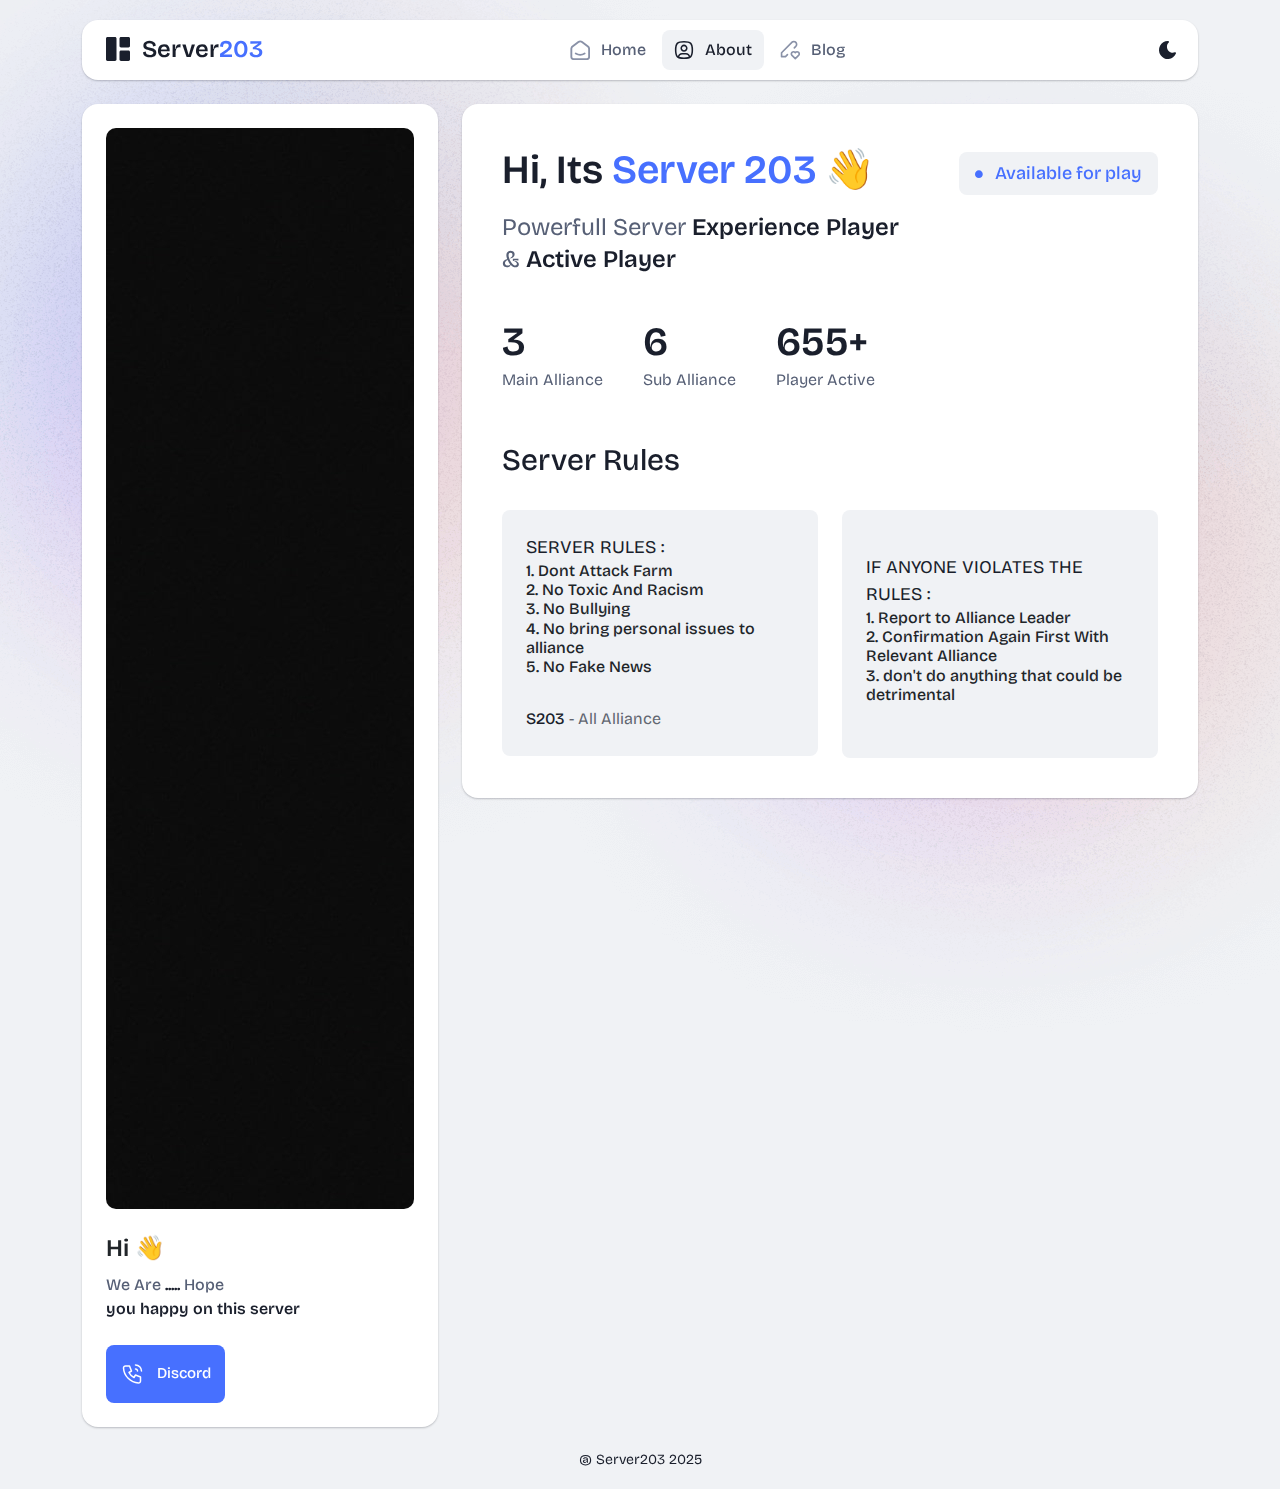
<file: about.html>
<!DOCTYPE html>
<html lang="en">

<head>
  <meta charset="UTF-8">
  <meta http-equiv="X-UA-Compatible" content="IE=edge">
  <title>Server 203 Project</title>
  <meta name="description" content="Server - 203">
  <meta name="viewport" content="width=device-width, initial-scale=1">

  <link rel="shortcut icon" type="image/x-icon" href="assets/img/favicon.svg">

  <link rel="stylesheet" href="assets/css/bootstrap.min.css">
  <link rel="stylesheet" href="assets/fontawsome/css/all.min.css">
  <link rel="stylesheet" href="assets/fontawsome/css/fontawesome.min.css">
  <link rel="stylesheet" href="assets/css/slick.css">
  <link rel="stylesheet" href="assets/css/magnific-popup.css">
  <link rel="stylesheet" href="assets/css/style.css">
  <link rel="stylesheet" href="assets/css/responsive.css">
</head>

<body>
  <div id="page-content">
 
    <header class="header-area">
      <nav class="navbar">
        <div class="container">
          <div class="menu-container">
            <div class="logo">
              <a class="navbar-brand me-0" href="index.html">
                <svg width="24" height="24" viewBox="0 0 24 24" fill="none" xmlns="http://www.w3.org/2000/svg">
                  <path
                    d="M0 1.5C0 1.10218 0.158035 0.720644 0.43934 0.43934C0.720644 0.158035 1.10218 0 1.5 0L9 0C9.39782 0 9.77936 0.158035 10.0607 0.43934C10.342 0.720644 10.5 1.10218 10.5 1.5V22.5C10.5 22.8978 10.342 23.2794 10.0607 23.5607C9.77936 23.842 9.39782 24 9 24H1.5C1.10218 24 0.720644 23.842 0.43934 23.5607C0.158035 23.2794 0 22.8978 0 22.5V1.5ZM13.5 1.5C13.5 1.10218 13.658 0.720644 13.9393 0.43934C14.2206 0.158035 14.6022 0 15 0L22.5 0C22.8978 0 23.2794 0.158035 23.5607 0.43934C23.842 0.720644 24 1.10218 24 1.5V9C24 9.39782 23.842 9.77936 23.5607 10.0607C23.2794 10.342 22.8978 10.5 22.5 10.5H15C14.6022 10.5 14.2206 10.342 13.9393 10.0607C13.658 9.77936 13.5 9.39782 13.5 9V1.5ZM13.5 15C13.5 14.6022 13.658 14.2206 13.9393 13.9393C14.2206 13.658 14.6022 13.5 15 13.5H22.5C22.8978 13.5 23.2794 13.658 23.5607 13.9393C23.842 14.2206 24 14.6022 24 15V22.5C24 22.8978 23.842 23.2794 23.5607 23.5607C23.2794 23.842 22.8978 24 22.5 24H15C14.6022 24 14.2206 23.842 13.9393 23.5607C13.658 23.2794 13.5 22.8978 13.5 22.5V15Z"
                    class="logo-icon" />
                </svg>
                <span>Server<span class="primary">203</span></span>
              </a>
            </div>
            <div class="navbar-main d-flex flex-grow-1">
              <div class="logo inner-logo d-block d-xl-none">
                <a class="navbar-brand me-0" href="index.html">
                  <svg width="24" height="24" viewBox="0 0 24 24" fill="none" xmlns="http://www.w3.org/2000/svg">
                    <path
                      d="M0 1.5C0 1.10218 0.158035 0.720644 0.43934 0.43934C0.720644 0.158035 1.10218 0 1.5 0L9 0C9.39782 0 9.77936 0.158035 10.0607 0.43934C10.342 0.720644 10.5 1.10218 10.5 1.5V22.5C10.5 22.8978 10.342 23.2794 10.0607 23.5607C9.77936 23.842 9.39782 24 9 24H1.5C1.10218 24 0.720644 23.842 0.43934 23.5607C0.158035 23.2794 0 22.8978 0 22.5V1.5ZM13.5 1.5C13.5 1.10218 13.658 0.720644 13.9393 0.43934C14.2206 0.158035 14.6022 0 15 0L22.5 0C22.8978 0 23.2794 0.158035 23.5607 0.43934C23.842 0.720644 24 1.10218 24 1.5V9C24 9.39782 23.842 9.77936 23.5607 10.0607C23.2794 10.342 22.8978 10.5 22.5 10.5H15C14.6022 10.5 14.2206 10.342 13.9393 10.0607C13.658 9.77936 13.5 9.39782 13.5 9V1.5ZM13.5 15C13.5 14.6022 13.658 14.2206 13.9393 13.9393C14.2206 13.658 14.6022 13.5 15 13.5H22.5C22.8978 13.5 23.2794 13.658 23.5607 13.9393C23.842 14.2206 24 14.6022 24 15V22.5C24 22.8978 23.842 23.2794 23.5607 23.5607C23.2794 23.842 22.8978 24 22.5 24H15C14.6022 24 14.2206 23.842 13.9393 23.5607C13.658 23.2794 13.5 22.8978 13.5 22.5V15Z"
                      class="logo-icon" />
                  </svg>
                  <span>Server<span class="primary">203</span></span>
                </a>
              </div>
              <ul class="navbar-info mx-auto">
                <li class="nav-item">
                  <a class="nav-link" aria-current="page" href="index.html">
                    <svg class="nav-icon" viewBox="0 0 15 15" fill="none" xmlns="http://www.w3.org/2000/svg">
                      <path
                        d="M13.475 4.92481L9.03083 1.46814C8.64082 1.16473 8.1608 1 7.66667 1C7.17254 1 6.69251 1.16473 6.3025 1.46814L1.8575 4.92481C1.59037 5.13254 1.37424 5.39858 1.22563 5.7026C1.07701 6.00662 0.99984 6.34058 1 6.67897V12.679C1 13.121 1.17559 13.5449 1.48816 13.8575C1.80072 14.17 2.22464 14.3456 2.66667 14.3456H12.6667C13.1087 14.3456 13.5326 14.17 13.8452 13.8575C14.1577 13.5449 14.3333 13.121 14.3333 12.679V6.67897C14.3333 5.99314 14.0167 5.34564 13.475 4.92481Z"
                        stroke-width="1.4" stroke-linecap="round" stroke-linejoin="round" />
                      <path d="M10.9753 10.1665C9.13359 11.2773 6.14859 11.2773 4.30859 10.1665" stroke-width="1.4"
                        stroke-linecap="round" stroke-linejoin="round" />
                    </svg>

                    <span>Home</span>
                  </a>
                </li>
                <li class="nav-item">
                  <a class="nav-link active" href="about.html">
                    <svg class="nav-icon" viewBox="0 0 18 18" fill="none" xmlns="http://www.w3.org/2000/svg">
                      <path
                        d="M9 9.8335C9.66304 9.8335 10.2989 9.5701 10.7678 9.10126C11.2366 8.63242 11.5 7.99654 11.5 7.3335C11.5 6.67045 11.2366 6.03457 10.7678 5.56573C10.2989 5.09689 9.66304 4.8335 9 4.8335C8.33696 4.8335 7.70107 5.09689 7.23223 5.56573C6.76339 6.03457 6.5 6.67045 6.5 7.3335C6.5 7.99654 6.76339 8.63242 7.23223 9.10126C7.70107 9.5701 8.33696 9.8335 9 9.8335Z"
                        stroke-width="1.4" stroke-linecap="round" stroke-linejoin="round" />
                      <path
                        d="M9 1.5C15 1.5 16.5 3 16.5 9C16.5 15 15 16.5 9 16.5C3 16.5 1.5 15 1.5 9C1.5 3 3 1.5 9 1.5Z"
                        stroke-width="1.4" stroke-linecap="round" stroke-linejoin="round" />
                      <path
                        d="M4 15.7085V15.6668C4 14.7828 4.35119 13.9349 4.97631 13.3098C5.60143 12.6847 6.44928 12.3335 7.33333 12.3335H10.6667C11.5507 12.3335 12.3986 12.6847 13.0237 13.3098C13.6488 13.9349 14 14.7828 14 15.6668V15.7085"
                        stroke-width="1.4" stroke-linecap="round" stroke-linejoin="round" />
                    </svg>
                    About
                  </a>
                </li>
                <li class="nav-item">
                  <a class="nav-link" href="blog.html">
                    <svg class="nav-icon" viewBox="0 0 17 16" fill="none" xmlns="http://www.w3.org/2000/svg">
                      <path
                        d="M12.1663 6.16676L13.4163 4.91676C13.6352 4.69789 13.8088 4.43805 13.9273 4.15208C14.0457 3.86612 14.1067 3.55962 14.1067 3.25009C14.1067 2.94056 14.0457 2.63406 13.9273 2.3481C13.8088 2.06213 13.6352 1.80229 13.4163 1.58342C13.1975 1.36455 12.9376 1.19094 12.6517 1.07248C12.3657 0.954033 12.0592 0.893066 11.7497 0.893066C11.4401 0.893066 11.1336 0.954033 10.8477 1.07248C10.5617 1.19094 10.3019 1.36455 10.083 1.58342L1.33301 10.3334V13.6668H4.66634L6.33301 12.0001"
                        stroke-width="1.4" stroke-linecap="round" stroke-linejoin="round" />
                      <path
                        d="M13.0004 15.3335L15.7921 12.5968C15.9633 12.4307 16.0995 12.232 16.1926 12.0124C16.2857 11.7927 16.3339 11.5567 16.3343 11.3181C16.3347 11.0796 16.2873 10.8434 16.1948 10.6235C16.1024 10.4035 15.9669 10.2044 15.7963 10.0377C15.448 9.69712 14.9806 9.50602 14.4935 9.50509C14.0065 9.50415 13.5383 9.69346 13.1888 10.0327L13.0021 10.216L12.8163 10.0327C12.4681 9.69237 12.0008 9.50143 11.5139 9.50049C11.0271 9.49956 10.5591 9.68871 10.2096 10.0277C10.0383 10.1937 9.9021 10.3924 9.80891 10.612C9.71572 10.8316 9.66746 11.0677 9.667 11.3062C9.66653 11.5447 9.71386 11.781 9.80619 12.0009C9.89853 12.2209 10.034 12.4201 10.2046 12.5868L13.0004 15.3335Z"
                        stroke-width="1.4" stroke-linecap="round" stroke-linejoin="round" />
                    </svg>
                    Blog
                  </a>
                </li>
              </ul>
              <div class="header-right-info d-flex align-items-center">
                <button class="theme-control-btn">
                  <span class="dark">
                    <svg width="24" height="24" viewBox="0 0 24 24" fill="none" xmlns="http://www.w3.org/2000/svg">
                      <path
                        d="M11.8005 3C10.207 3.0003 8.64356 3.44286 7.27683 4.28049C5.91011 5.11811 4.79139 6.31937 4.04002 7.75612C3.28865 9.19288 2.93281 10.8112 3.01046 12.4386C3.08811 14.0659 3.59633 15.6411 4.48091 16.9963C5.3655 18.3514 6.59326 19.4356 8.03324 20.1333C9.47322 20.8309 11.0714 21.1157 12.6573 20.9574C14.2432 20.7991 15.7573 20.2036 17.0381 19.2344C18.319 18.2652 19.3185 16.9587 19.9301 15.4542C20.2302 14.7162 19.5111 13.9746 18.7875 14.2752C17.5475 14.7888 16.1706 14.8418 14.8963 14.425C13.622 14.0082 12.5308 13.1479 11.8126 11.9937C11.0943 10.8396 10.7943 9.4645 10.9648 8.10764C11.1353 6.75077 11.7655 5.49792 12.7458 4.5669L12.8136 4.4949C13.2986 3.9279 12.913 3.0072 12.1464 3.0072H11.9122L11.8524 3.0018L11.7996 3H11.8005Z"
                        fill="#1A1F2C" />
                    </svg>
                    <small class="theme-text d-block d-xl-none">Change appearance</small>
                  </span>
                  <span class="light">
                    <svg width="24" height="24" viewBox="0 0 24 24" fill="none" xmlns="http://www.w3.org/2000/svg">
                      <path
                        d="M12 19C12.2449 19 12.4813 19.09 12.6644 19.2527C12.8474 19.4155 12.9643 19.6397 12.993 19.883L13 20V21C12.9997 21.2549 12.9021 21.5 12.7272 21.6854C12.5522 21.8707 12.313 21.9822 12.0586 21.9972C11.8042 22.0121 11.5536 21.9293 11.3582 21.7657C11.1627 21.6021 11.0371 21.3701 11.007 21.117L11 21V20C11 19.7348 11.1054 19.4804 11.2929 19.2929C11.4804 19.1054 11.7348 19 12 19Z"
                        fill="#FD7E41" />
                      <path
                        d="M18.3127 16.9099L18.4067 16.9929L19.1067 17.6929C19.2861 17.8729 19.3902 18.1144 19.398 18.3683C19.4057 18.6223 19.3165 18.8697 19.1485 19.0602C18.9804 19.2508 18.7462 19.3702 18.4933 19.3943C18.2403 19.4184 17.9877 19.3454 17.7867 19.1899L17.6927 19.1069L16.9927 18.4069C16.8202 18.2347 16.7165 18.0053 16.7012 17.7619C16.6859 17.5186 16.76 17.278 16.9097 17.0855C17.0593 16.893 17.2741 16.7618 17.5137 16.7166C17.7533 16.6713 18.0012 16.7152 18.2107 16.8399L18.3127 16.9099Z"
                        fill="#FD7E41" />
                      <path
                        d="M7.00747 16.993C7.17965 17.1652 7.28308 17.3943 7.29836 17.6373C7.31364 17.8803 7.23972 18.1206 7.09047 18.313L7.00747 18.407L6.30747 19.107C6.12751 19.2863 5.88604 19.3905 5.63209 19.3982C5.37814 19.406 5.13076 19.3168 4.94019 19.1487C4.74963 18.9807 4.63017 18.7464 4.60607 18.4935C4.58198 18.2406 4.65506 17.988 4.81047 17.787L4.89347 17.693L5.59347 16.993C5.781 16.8055 6.03531 16.7002 6.30047 16.7002C6.56563 16.7002 6.81994 16.8055 7.00747 16.993Z"
                        fill="#FD7E41" />
                      <path
                        d="M3.99987 11C4.25475 11.0003 4.4999 11.0979 4.68524 11.2728C4.87057 11.4478 4.9821 11.687 4.99704 11.9414C5.01198 12.1958 4.92919 12.4464 4.7656 12.6418C4.60201 12.8373 4.36996 12.9629 4.11687 12.993L3.99987 13H2.99987C2.74499 12.9997 2.49984 12.9021 2.3145 12.7272C2.12916 12.5522 2.01763 12.313 2.0027 12.0586C1.98776 11.8042 2.07054 11.5536 2.23413 11.3582C2.39772 11.1627 2.62977 11.0371 2.88287 11.007L2.99987 11H3.99987Z"
                        fill="#FD7E41" />
                      <path
                        d="M20.9999 11C21.2547 11.0003 21.4999 11.0979 21.6852 11.2728C21.8706 11.4478 21.9821 11.687 21.997 11.9414C22.012 12.1958 21.9292 12.4464 21.7656 12.6418C21.602 12.8373 21.37 12.9629 21.1169 12.993L20.9999 13H19.9999C19.745 12.9997 19.4998 12.9021 19.3145 12.7272C19.1292 12.5522 19.0176 12.313 19.0027 12.0586C18.9878 11.8042 19.0705 11.5536 19.2341 11.3582C19.3977 11.1627 19.6298 11.0371 19.8829 11.007L19.9999 11H20.9999Z"
                        fill="#FD7E41" />
                      <path
                        d="M6.21264 4.80985L6.30664 4.89285L7.00664 5.59285C7.18599 5.77281 7.29011 6.01429 7.29787 6.26824C7.30562 6.52219 7.21642 6.76957 7.04839 6.96013C6.88036 7.1507 6.64609 7.27016 6.39316 7.29425C6.14024 7.31834 5.88763 7.24526 5.68664 7.08985L5.59264 7.00685L4.89264 6.30685C4.72073 6.13453 4.61757 5.90543 4.6025 5.66248C4.58744 5.41954 4.6615 5.17945 4.8108 4.98721C4.9601 4.79497 5.1744 4.66378 5.41351 4.61824C5.65262 4.57271 5.90013 4.61594 6.10964 4.73985L6.21264 4.80985Z"
                        fill="#FD7E41" />
                      <path
                        d="M19.1071 4.89288C19.2793 5.06508 19.3827 5.29418 19.398 5.5372C19.4132 5.78023 19.3393 6.02048 19.1901 6.21288L19.1071 6.30688L18.4071 7.00688C18.2271 7.18623 17.9856 7.29036 17.7317 7.29811C17.4777 7.30587 17.2304 7.21667 17.0398 7.04864C16.8492 6.8806 16.7298 6.64633 16.7057 6.39341C16.6816 6.14049 16.7547 5.88788 16.9101 5.68688L16.9931 5.59288L17.6931 4.89288C17.8806 4.70541 18.1349 4.6001 18.4001 4.6001C18.6652 4.6001 18.9196 4.70541 19.1071 4.89288Z"
                        fill="#FD7E41" />
                      <path
                        d="M12 2C12.2449 2.00003 12.4813 2.08996 12.6644 2.25272C12.8474 2.41547 12.9643 2.63975 12.993 2.883L13 3V4C12.9997 4.25488 12.9021 4.50003 12.7272 4.68537C12.5522 4.8707 12.313 4.98223 12.0586 4.99717C11.8042 5.01211 11.5536 4.92933 11.3582 4.76573C11.1627 4.60214 11.0371 4.3701 11.007 4.117L11 4V3C11 2.73478 11.1054 2.48043 11.2929 2.29289C11.4804 2.10536 11.7348 2 12 2Z"
                        fill="#FD7E41" />
                      <path
                        d="M12 7C12.9797 6.99994 13.9378 7.28769 14.7553 7.8275C15.5729 8.36731 16.2138 9.1354 16.5986 10.0364C16.9833 10.9373 17.0949 11.9315 16.9195 12.8953C16.7441 13.8592 16.2893 14.7502 15.6118 15.4579C14.9343 16.1655 14.0638 16.6585 13.1085 16.8756C12.1532 17.0928 11.1552 17.0245 10.2383 16.6793C9.3215 16.334 8.52629 15.7271 7.95146 14.9338C7.37663 14.1405 7.04752 13.1958 7.005 12.217L7 12L7.005 11.783C7.06092 10.4958 7.61161 9.27978 8.54222 8.38866C9.47284 7.49754 10.7115 7.00007 12 7Z"
                        fill="#FD7E41" />

                    </svg>
                    <small class="theme-text d-block d-xl-none">Change appearance</small>
                  </span>
                </button>
              </div>
            </div>
            <div class="mobile-menu-overlay d-block d-lg-none"></div>
            <div class="mobile-menu-control-bar d-block d-xl-none">
              <button class="mobile-menu-control-bar">
                <i class="fas fa-bars"></i>
              </button>
            </div>
          </div>
        </div>
      </nav>
    </header>
    <!-- header part end -->

    <!-- main area part start -->
    <main>

      <section class="content-box-area mt-4">
        <div class="container">
          <div class="row g-4">
            <div class="col-xl-4">
              <div class="card profile-card">
                <div class="card-body">
                  <div class="image text-center">
                    <img src="assets/img/images/profile.jpg" alt="profile">
                  </div>
                  <div class="text">
                    <h3 class="card-title">Hi 👋</h3>
                    <p>We Are <span>.....</span> Hope <span> you happy on this server</span>
                    <div class="common-button-groups">
                      <a class="btn btn-call" href="https://discord.gg/bWKedfSE5D">
                        <svg class="icon" width="25" height="24" viewBox="0 0 25 24" fill="none"
                          xmlns="http://www.w3.org/2000/svg">
                          <path
                            d="M5.5 4H9.5L11.5 9L9 10.5C10.071 12.6715 11.8285 14.429 14 15.5L15.5 13L20.5 15V19C20.5 19.5304 20.2893 20.0391 19.9142 20.4142C19.5391 20.7893 19.0304 21 18.5 21C14.5993 20.763 10.9202 19.1065 8.15683 16.3432C5.3935 13.5798 3.73705 9.90074 3.5 6C3.5 5.46957 3.71071 4.96086 4.08579 4.58579C4.46086 4.21071 4.96957 4 5.5 4Z"
                            stroke="white" stroke-width="1.5" stroke-linecap="round" stroke-linejoin="round" />
                          <path d="M15.5 7C16.0304 7 16.5391 7.21071 16.9142 7.58579C17.2893 7.96086 17.5 8.46957 17.5 9"
                            stroke="white" stroke-width="1.5" stroke-linecap="round" stroke-linejoin="round" />
                          <path d="M15.5 3C17.0913 3 18.6174 3.63214 19.7426 4.75736C20.8679 5.88258 21.5 7.4087 21.5 9"
                            stroke="white" stroke-width="1.5" stroke-linecap="round" stroke-linejoin="round" />
                        </svg>
                        Discord
                      </a>
                    </div>
                  </div>
                </div>
              </div>
            </div>
            <div class="col-xl-8">
              <div class="card content-box-card">
                <div class="card-body">
                  <div class="top-info">
                    <div class="text">
                      <h1 class="main-title">Hi, Its <span>Server 203</span> 👋</h1>
                      <p>Powerfull Server <b>Experience Player</b> & <b>Active Player</b></p>
                    </div>
                    <div class="available-btn">
                      <span><i class="fas fa-circle"></i> Available for play</span>
                    </div>
                  </div>
                  <div class="counter-area">
                    <div class="counter">
                      <div class="counter-item">
                        <h3 class="number">3</h3>
                        <p class="subtitle">Main Alliance</p>
                      </div>
                      <div class="counter-item">
                        <h3 class="number">6</h3>
                        <p class="subtitle">Sub Alliance
                        </p>
                      </div>
                      <div class="counter-item">
                        <h3 class="number">655+</h3>
                        <p class="subtitle">Player Active
                        </p>
                      </div>
                    </div>
                   </div>
                  <div class="client-feedback">
                    <h2 class="main-common-title">Server Rules
                    </h2>
                    <div class="row client-feedback-slider">
                      <div class="col-lg-6">
                        <div class="feedback-item">
                          <div class="details">
                            <p>
                              SERVER RULES :
                              <h6> 1. Dont Attack Farm
                                <br> 2. No Toxic And Racism
                                <br> 3. No Bullying
                                <br> 4. No bring personal issues to alliance
                                <br> 5. No Fake News
                            </p>
                          </div>
                          <div class="designation">
                            <p><span>S203</span> - All Alliance</p>
                          </div>
                        </div>
                      </div>
                      <div class="col-lg-6">
                        <div class="feedback-item">
                          <div class="feedback-top-info">
                          </div>
                          <div class="details">
                            <p>
                              IF ANYONE VIOLATES THE RULES :
                              <h6> 1. Report to Alliance Leader 
                                <br> 2. Confirmation Again First With Relevant Alliance
                                <br> 3. don't do anything that could be detrimental
                            </p>
                          </div>
                        </div>
                      </div>
                    </div>
                  </div>
                  

      <!-- background shape area start -->
      <div class="background-shapes">
        <div class="shape-1 common-shape">
          <img src="assets/img/bg/banner-shape-1.png" alt="banner-shape-1">
        </div>
        <div class="shape-2 common-shape">
          <img src="assets/img/bg/banner-shape-1.png" alt="banner-shape-1">
        </div>
        <div class="threed-shape-1 move-with-cursor" data-value="1">
          <img src="assets/img/bg/object-3d-1.png" alt="object-3d-1">
        </div>
        <div class="threed-shape-2 move-with-cursor" data-value="1">
          <img src="assets/img/bg/object-3d-2.png" alt="object-3d-2">
        </div>
      </div>
      <!-- background shape area end -->
    </main>
    <!-- main area part end -->

    <!-- footer part start -->
    <footer class="footer-area">
      <div class="container">
        <div class="text text-center">
          <p>@ Server203 2025</p>
        </div>
      </div>
    </footer>
    <!-- footer part end -->
  </div>
  <!-- JS here -->
  <script src="assets/js/vendor/jquery-3.6.0.min.js"></script>
  <script src="assets/js/bootstrap.bundle.min.js"></script>
  <script src="assets/js/jquery.magnific-popup.min.js"></script>
  <script src="assets/js/ajax-form.js"></script>
  <script src="assets/js/clipboard.min.js"></script>
  <script src="assets/js/slick.min.js"></script>
  <script src="assets/js/script.js"></script>
</body>



<!-- Mirrored from marveltheme.com/tf/html/bentofolio-html/about.html by HTTrack Website Copier/3.x [XR&CO'2014], Sat, 22 Feb 2025 16:23:06 GMT -->
</html>
</file>
<file: assets/css/style.css>
/*
  Theme Name: Server - 203
  Support: marveltheme@gmail.com
  Description: Server - 203
  Version: 1.0
*/

/* CSS Index
============================
01. Variable CSS
02. Common CSS
03. Header
04. Home
05. About
06. 
07. Blog
08. Footer
09. Theme Control
============================
*/

/*=============================
	1. Google Fonts
===============================*/
@import url('https://fonts.googleapis.com/css2?family=Bricolage+Grotesque:opsz,wght@12..96,300;12..96,400;12..96,500;12..96,600;12..96,700&amp;display=swap');

/*=============================
	01. Variable CSS start
===============================*/

:root {
	--font-family: "Bricolage Grotesque", sans-serif;
	--primary: #4770FF;
	--black: #1A1F2C;
	--light-black: #576076;
	--white: #ffffff;
	--dark-theme-bg: #000;
	--dark-theme-black: #0E1018;
	--dark-theme-white: #f0f2f5;
	--dark-theme-light-white: rgba(240, 242, 245, 0.7);
	--paragraph: #616670;
	--background: #F0F2F5;
	--font-size: 16px;
	--font-weight: 400;
	--line-height: 1.6em;
	--transision: all 0.1s ease-out 0s;
	--border: #DBDFE5;
}

/*=============================
	02. Common CSS start
===============================*/

* {
	margin: 0;
	padding: 0;
	outline: none;
	box-sizing: border-box;
}

body {
	font-family: var(--font-family);
	font-weight: var(--font-weight);
	font-size: var(--font-size);
	line-height: var(--line-height);
	color: var(--black);
	overflow-x: hidden;
	background-color: var(--background);
	padding: 20px 0 20px 0;
	min-height: 100vh;
}

h1,
h2,
h3,
h4,
h5,
h6 {
	margin: 0;
	padding: 0;
}

a,
span,
small {
	display: inline-block;
}

a,
button {
	-webkit-transition: all 0.1s ease-out 0s;
	-moz-transition: all 0.1s ease-out 0s;
	-ms-transition: all 0.1s ease-out 0s;
	-o-transition: all 0.1s ease-out 0s;
	transition: all 0.1s ease-out 0s;
	text-decoration: none;
}

a:focus,
.btn:focus,
button:focus {
	text-decoration: none;
	outline: none;
	box-shadow: none;
}


ul,
ol {
	margin: 0;
	padding: 0;
}

p {
	font-size: var(--font-size);
	font-weight: var(--font-weight);
	line-height: var(--line-height);
	color: var(--paragraph);
	margin: 0;
	padding: 0;
}

.uppercase {
	text-transform: uppercase;
}

.capitalize {
	text-transform: capitalize;
}

*::-moz-selection {
	background: var(--primary);
	color: var(--white);
	text-shadow: none;
}

::-moz-selection {
	background: var(--primary);
	color: var(--white);
	text-shadow: none;
}

::selection {
	background: var(--primary);
	color: var(--white);
	text-shadow: none;
}

.mt-24 {
	margin-top: 24px;
}

.mb-24 {
	margin-bottom: 24px;
}

#page-content {
	display: none;
}

/* background shapes start */
.background-shapes .shape-1 {
	position: fixed;
	top: -20%;
	left: -20%;
	z-index: -1;
}

.background-shapes .shape-2 {
	position: fixed;
	bottom: -20%;
	right: -20%;
	z-index: -1;
}

.background-shapes .common-shape {
	animation: rotateAnimation 60s infinite linear;
}

@keyframes rotateAnimation {
	from {
		transform: rotate(0deg);
	}

	to {
		transform: rotate(360deg);
		/* Rotates the element 360 degrees */
	}
}

.background-shapes .threed-shape-1 {
	position: fixed;
	top: 20%;
	left: 10%;
	z-index: -1;
}

.background-shapes .threed-shape-2 {
	position: fixed;
	bottom: 20%;
	right: 9%;
	z-index: -1;
}

/* card title start */
.card-title {
	font-size: 24px;
	font-weight: 600;
	line-height: 1.333em;
	display: flex;
	align-items: center;
	justify-content: space-between;
	gap: 24px;
}

.card-title .link-btn {
	font-size: 16px;
	font-weight: 400;
	color: var(--primary);
	line-height: 1.5em;
	border-bottom: 1px solid var(--border);
}

.card-title .link-btn:hover {
	border-color: var(--primary);
}

.card-title .link-btn .icon {
	stroke: var(--primary);
}

/*=============================
	03. Header CSS Start
===============================*/

.header-area {
	width: 100%;
	z-index: 99;
	position: sticky;
	top: 0;
}

.header-area .menu-container {
	background-color: var(--white);
	box-shadow: 0 1px 2px 0 rgba(26, 31, 44, 0.25);
	border-radius: 16px;
	padding: 10px 10px 10px 24px;
	display: flex;
	width: 100%;
	align-items: center;
	gap: 15px;
}

.header-area .container .navbar-main {
	display: inline-flex;
	gap: 12px;
	align-items: center;
}

.header-area .container .navbar-brand {
	display: inline-flex;
	gap: 12px;
	align-items: center;
}

.header-area .container .navbar-brand .logo-icon {
	fill: var(--black);
}

.header-area .container .navbar-brand span {
	font-size: 24px;
	font-weight: 600;
	line-height: 1em;
	color: var(--black);
}

.header-area .container .navbar-brand span.primary {
	color: var(--primary);
}

.header-area .navbar {
	padding: 0;
}

.header-area .navbar-expand-lg .navbar-info {
	display: block !important;
}

.header-area .navbar-expand-lg .navbar-info .nav-link {
	padding: 0;
}

.header-area .navbar-info .nav-item {
	position: relative;
	display: inline-block;
}

.header-area .navbar-info .nav-link {
	color: var(--light-black);
	font-size: 16px;
	font-weight: 500;
	line-height: 120%;
	display: flex;
	align-items: center;
	padding: 10px 12px !important;
	border-radius: 8px;
}

.header-area .navbar-info .nav-link .nav-icon {
	stroke: #8991A7;
	width: 20px;
	height: 20px;
	margin-right: 11px;
	transition: var(--transision);
}

.header-area .navbar-info .nav-link.active {
	color: var(--black);
	background-color: var(--background);
}

.header-area .navbar-info .nav-link.active .nav-icon {
	stroke: var(--black);
}

.header-area .navbar-info .nav-item:hover .nav-link {
	background-color: var(--background);
}

.header-area .navbar-info .nav-item:hover .nav-link .nav-icon {
	stroke: var(--black);
}

.header-area .header-right-info .theme-control-btn {
	background-color: transparent;
	border: 0;
}

.header-area .header-right-info .theme-control-btn span {
	width: 40px;
	height: 40px;
	border-radius: 5px;
	background-color: transparent;
	display: flex;
	justify-content: center;
	align-items: center;
	transition: var(--transision);
}

.theme-control-btn .light {
	display: none !important;
}

.dark-theme .theme-control-btn .dark {
	display: none !important;
}

.dark-theme .theme-control-btn .light {
	display: flex !important;
}

.header-area .header-right-info .theme-control-btn span:hover {
	background-color: var(--background);
}

.header-area .header-right-info .lets-talk-btn {
	background-color: var(--black);
	border-radius: 8px;
	padding: 16px 24px;
	font-size: 16px;
	font-weight: 600;
	color: var(--white);
	line-height: 1.2em;
	margin-left: 16px;
}

.header-area .header-right-info .lets-talk-btn:hover {
	background-color: var(--primary);
}

.header-area .header-right-info .lets-talk-btn .icon {
	margin-left: 8px;
}

.header-area .mobile-menu-control-bar .mobile-menu-control-bar {
	background-color: transparent;
	border: 0;
	font-size: 22px;
	margin-top: 2px;
	margin-right: 5px;
}

.navbar-main.show {
	left: 0 !important;
}

/*=============================
	04. Home page CSS Start
===============================*/

.home-area {
	margin-top: 24px;
}

.card {
	border: 0;
	background-color: var(--white);
	box-shadow: 0 1px 2px 0 rgba(26, 31, 44, 0.25);
	border-radius: 16px;
	height: 100%;
}

.card-body {
	padding: 24px;
}

.profile-card .image {
	background-color: var(--background);
	border-radius: 10px;
	overflow: hidden;
}

.profile-card .image img {
	margin-top: 0px;
}

.profile-card .text {
	margin-top: 24px;
}

.profile-card .text p {
	margin-top: 8px;
	color: var(--light-black);
	font-size: 16px;
	font-weight: 500;
	line-height: 1.5em;
}

.profile-card .text p span {
	color: var(--black);
	font-weight: 600;
}

.common-button-groups {
	margin-top: 24px;
}

.common-button-groups .btn {
	background-color: var(--primary);
	border-radius: 8px;
	padding: 16px 24px;
	font-size: 16px;
	font-weight: 500;
	color: var(--white);
	line-height: 1.5em;
	margin-right: 8px;
}

.common-button-groups .btn:hover {
	background-color: #2563EB;
}

.common-button-groups .btn .icon {
	margin-right: 8px;
}

.common-button-groups .btn.btn-call:focus {
	color: var(--white);
	border-color: transparent;
}

.common-button-groups .btn.btn-copy {
	border: 1px solid var(--border);
	background-color: transparent;
	color: var(--black);
	position: relative;
}

.common-button-groups .btn.btn-copy .icon {
	stroke: #1A1F2C;
	transition: var(--transision);
}

.common-button-groups .btn.btn-copy::before {
	position: absolute;
	content: "Copied to clipboard";
	background-color: var(--black);
	font-size: 12px;
	font-weight: 600;
	color: var(--white);
	border-radius: 5px;
	padding: 4px 12px;
	line-height: 14px;
	white-space: nowrap;
	top: -28px;
	left: 50%;
	transform: translateX(-50%);
	display: none;
}

.common-button-groups .btn.btn-copy.active::before {
	display: block !important;
}

.common-button-groups .btn.btn-copy:hover {
	background-color: var(--background);
}

.social-media-icon {
	margin-top: 30px;
}

.social-media-icon ul li {
	display: inline-block;
}

.social-media-icon ul li {
	margin-right: 4px;
}

.social-media-icon ul li a {
	color: #384559;
	font-size: 20px;
	width: 40px;
	height: 40px;
	border-radius: 8px;
	border: 1px solid var(--border);
	text-align: center;
	line-height: 40px;
}

.social-media-icon ul li a:hover {
	color: var(--primary);
}

.card-projects .project-item .image {
	background-color: var(--background);
	padding: 24px;
	padding-bottom: 0;
	border-radius: 8px;
	overflow: hidden;
	position: relative;
}

.card-projects .project-item .image img {
	border-radius: 8px;
	border-bottom-right-radius: 0;
	border-bottom-left-radius: 0;
}

.card-projects .project-item .image .info {
	position: absolute;
	bottom: 0;
	left: 0;
	background-image: linear-gradient(rgba(0, 0, 0, 0), rgba(0, 0, 0, 0.2));
	width: 100%;
}

.card-projects .project-item .image .info .category {
	font-size: 12px;
	font-weight: 500;
	color: var(--primary);
	background-color: var(--white);
	border-radius: 4px;
	padding: 4px 8px;
	margin: 16px;
	line-height: 1.333em;
}

.card-projects .project-item .image .full-image-preview {
	position: absolute;
	top: 50%;
	left: 50%;
	transform: translate(-50%);
	z-index: 9;
	width: 40px;
	height: 40px;
	background-color: var(--white);
	border-radius: 50%;
	text-align: center;
	line-height: 38px;
	color: var(--primary);
	filter: drop-shadow(0 12px 12px rgba(26, 31, 44, 0.25));
	margin-top: -10px;
	transition: var(--transision);
	visibility: hidden;
	opacity: 0;
}

.card-projects .project-item .image .full-image-preview .icon {
	width: 22px;
	height: 22px;
}

.card-projects .project-item .image:hover .full-image-preview {
	visibility: visible;
	opacity: 1;
}

.work-experiance-card {
	overflow: hidden;
	height: 299px;
}

.work-experiance-card .work-experiance-main {
	max-height: 220px;
	overflow: hidden;
	display: flex;
	flex-direction: column;
	gap: 16px;
}

.work-experiance-card .work-experiance-slider {
	animation: scrollY 10s linear infinite;
}

@keyframes scrollY {
	0% {
		transform: translateY(0)
	}

	to {
		transform: translateY(calc(-100% - 1rem))
	}
}

.work-experiance-card .work-experiance-main:hover .work-experiance-slider {
	animation-play-state: paused;
}

.work-experiance-card .work-experiance-slider li+li {
	margin-top: 16px;
}

.work-experiance-card .work-experiance-slider li {
	display: flex !important;
	gap: 30px;
}

.animate-scrollY:hover .work-experiance-slider {
	animation-play-state: paused;
}


.work-experiance-card .work-experiance-slider li .date {
	margin-right: 40px;
}

.work-experiance-card .work-experiance-slider li .date p {
	font-size: 14px;
	font-weight: 500;
	color: var(--light-black);
}

.work-experiance-card .work-experiance-slider li .info {
	display: flex;
	align-items: center;
	gap: 12px;
}

.work-experiance-card .work-experiance-slider li .info .icon {
	border-radius: 8px;
	width: 32px;
	height: 32px;
	background-color: var(--background);
	display: flex;
	justify-content: center;
	align-items: center;
}

.work-experiance-card .work-experiance-slider li .info .icon img {
	width: 20px;
}

.work-experiance-card .work-experiance-slider li .info .text .title {
	font-size: 16px;
	font-weight: 600;
	color: var(--black);
	line-height: 1.5em;
}

.work-experiance-card .work-experiance-slider li .info .text .subtitle {
	font-size: 14px;
	font-weight: 400;
	color: var(--light-black);
	line-height: 1.42em;
}

.expertise-card {
	height: 299px;
}

.expertise-card .expertise-item {
	text-align: center;
}

.expertise-card .expertise-item .image {
	background-color: var(--background);
	border-radius: 8px;
	padding: 14px 10px;
}

.expertise-card .expertise-item .image img {
	width: 32px;
	height: 32px;
}

.expertise-card .expertise-item .text .title {
	font-size: 16px;
	font-weight: 500;
	color: var(--black);
	line-height: 1.5em;
	margin-top: 8px;
}

.services-item {
	background-color: var(--background);
	padding: 16px 16px 24px 16px;
	border-radius: 16px;
}

.services-item .image {
	background-color: var(--white);
	border-radius: 8px;
	padding: 25px 14px;
}

.services-item .text .title {
	font-size: 16px;
	font-weight: 500;
	color: var(--black);
	line-height: 1.5em;
	margin-top: 16px;
}

.lets-talk-together-card .scrolling-info {
	background-color: var(--background);
	overflow: hidden;
	border-radius: 8px;
	height: 56px;
	margin-bottom: 24px;
	display: flex;
	align-items: center;
	overflow: hidden;
	white-space: nowrap;
}

.lets-talk-together-card .scrolling-info p {
	font-size: 18px !important;
	font-weight: 500 !important;
	color: var(--light-black);
	animation: marquee 10s linear infinite;
	margin-right: 10px;
}

.lets-talk-together-card .scrolling-info .slider-item {
	animation: scrolling 12s linear infinite;
}

@keyframes scrolling {
	0% {
		transform: translateX(35%)
	}

	to {
		transform: translateX(calc(-100% - 1.5rem))
	}
}

.lets-talk-together-card .card-title {
	font-size: 40px;
	font-weight: 600;
	color: var(--black);
	line-height: 1.375em;
	display: block;
}

.lets-talk-together-card .link-btn {
	font-size: 16px;
	font-weight: 500;
	color: var(--primary);
	margin-top: 14px;
	border-bottom: 1px solid var(--border);
}

.lets-talk-together-card .link-btn:hover {
	border-color: var(--primary);
}

.lets-talk-together-card .link-btn .icon {
	stroke: var(--primary) !important;
}

/*=============================
	05. About page CSS Start
===============================*/

.content-box-area .profile-card {
	position: sticky;
	top: 94x;
}

.content-box-area .card {
	height: unset;
}

.content-box-card .card-body {
	padding: 48px 40px 40px;
}

.content-box-card .top-info {
	display: flex;
	gap: 40px;
	justify-content: space-between;
	margin-bottom: 48px;
}

.content-box-card .top-info .text {
	flex-grow: 1;
	max-width: 540px;
	width: 100%;
}

.content-box-card .top-info .main-title {
	font-size: 40px;
	font-weight: 600;
	color: var(--black);
	line-height: 0.9em;
	margin-bottom: 24px;
}

.content-box-card .top-info .main-title span {
	color: var(--primary);
}

.content-box-card .top-info p {
	font-size: 24px;
	font-weight: 400;
	color: var(--light-black);
	line-height: 1.333em;
}

.content-box-card .top-info p b {
	font-size: 24px;
	font-weight: 600;
	color: var(--black);
}

.content-box-card .available-btn {
	flex: 0 0 auto;
}

.content-box-card .available-btn span {
	font-size: 18px;
	font-weight: 500;
	color: var(--primary);
	background-color: var(--background);
	padding: 8px 16px 8px 16px;
	border-radius: 8px;
	line-height: 1.5em;
	display: flex;
	align-items: center;
}

.content-box-card .available-btn span i {
	font-size: 8px;
	margin-right: 12px;
	position: relative;
}

.content-box-card .available-btn span i::after {
	position: absolute;
	top: 50%;
	left: 50%;
	transform: translate(-50%, -50%) scale(0);
	width: 100%;
	height: 100%;
	background-color: rgba(71, 112, 255, 0.3);
	border-radius: 50%;
	content: "";
	animation: live 1s ease-in-out infinite;
}

@keyframes live {
	0% {
		transform: translate(-50%, -50%) scale(1)
	}

	100% {
		transform: translate(-50%, -50%) scale(2.4);
		background-color: transparent
	}
}

.content-box-card .counter-area {
	display: flex;
	gap: 30px;
	justify-content: space-between;
	margin-bottom: 50px;
}

.content-box-card .counter-area .counter {
	display: flex;
	gap: 40px;
	max-width: 461px;
	flex-grow: 1;
}

.content-box-card .counter-area .counter .counter-item .number {
	font-size: 40px;
	font-weight: 600;
	color: var(--black);
	line-height: 0.9em;
}

.content-box-card .counter-area .counter .counter-item .subtitle {
	font-size: 16px;
	font-weight: 400;
	color: var(--light-black);
	line-height: 1.5em;
	margin-top: 8px;
}

.content-box-card .counter-area .circle-area {
	margin-top: -30px;
	margin-right: 18px;
}

.content-box-card .counter-area .circle-text {
	flex: 0 0 auto;
	position: relative;
}

.content-box-card .counter-area .circle-text .circle-image {
	position: absolute;
	top: 50%;
	left: 50%;
	transform: translate(-50%, -50%);
	width: 100px;
	height: 100px;
	animation: spin 10s linear infinite;
}

@keyframes spin {
	to {
		transform: translate(-50%, -50%) rotate(1turn)
	}
}

.content-box-card .counter-area .circle-text .arrow-down {
	width: 70px;
	height: 70px;
	background-color: var(--primary);
	border-radius: 50%;
	display: flex;
	justify-content: center;
	align-items: center;
}

.content-box-card .main-common-title {
	font-size: 30px;
	font-weight: 500;
	color: var(--black);
	line-height: 1.2em;
	margin-bottom: 32px;
}

.content-box-card .working-with-area .working-with-main {
	display: flex;
	gap: 19px;
	flex-wrap: wrap;
}

.content-box-card .working-with-area .working-with-main .items {
	border-radius: 16px;
	background-color: var(--background);
	width: 80px;
	height: 80px;
	display: flex;
	justify-content: center;
	align-items: center;
}

.content-box-card .working-with-area .working-with-main .items img {
	width: 48px;
	height: 48px;
}

.content-box-card .client-feedback {
	margin-top: 50px;
}

.content-box-card .client-feedback .feedback-item {
	margin: 0 12px;
	background-color: var(--background);
	padding: 24px;
	border-radius: 8px;
}

.content-box-card .client-feedback .feedback-item .feedback-top-info {
	display: flex;
	align-items: center;
	gap: 30px;
	justify-content: space-between;
	margin-bottom: 20px;
}

.content-box-card .client-feedback .feedback-item .feedback-top-info .rating i {
	color: #FAAD3D;
	font-size: 14px;
}

.content-box-card .client-feedback .feedback-item .feedback-top-info .website a {
	background-color: var(--white);
	font-size: 14px;
	font-weight: 400;
	line-height: 0.9rem;
	padding: 4px 8px;
	border-radius: 4px;
}

.content-box-card .client-feedback .feedback-item .feedback-top-info .website a:hover {
	background-color: var(--primary);
	color: var(--white);
}

.content-box-card .client-feedback .feedback-item .feedback-top-info .website a .arrow-up {
	stroke: var(--primary);
	margin-left: 5px;
}

.content-box-card .client-feedback .feedback-item .feedback-top-info .website a:hover .arrow-up {
	stroke: var(--white);
}

.content-box-card .client-feedback .feedback-item .details {
	margin-bottom: 30px;
}

.content-box-card .client-feedback .feedback-item .details p {
	font-size: 18px;
	font-weight: 400;
	color: var(--black);
	line-height: 1.5em;
}

.content-box-card .client-feedback .feedback-item .designation p {
	font-size: 16px;
	font-weight: 400;
}

.content-box-card .client-feedback .feedback-item .designation p span {
	font-size: 16px;
	font-weight: 500;
	color: var(--black);
}

.content-box-card .client-feedback-slider .icon {
	width: 36px;
	height: 36px;
	border-radius: 8px;
	border: 1px solid var(--border);
	text-align: center;
	line-height: 36px;
	font-size: 13px;
	color: var(--light-black);
	cursor: pointer;
	position: absolute;
	top: -68px;
	background-color: var(--white);
	z-index: 9;
}

.content-box-card .client-feedback-slider .icon.right {
	right: 13px;
}

.content-box-card .client-feedback-slider .icon.left {
	right: 57px;
}

.content-box-card .client-feedback-slider .icon:hover {
	border-color: var(--primary);
	color: var(--primary);
}

.content-box-card .awards-recognitions {
	margin-top: 50px;
}

.content-box-card .awards-recognitions ul li+li {
	margin-top: 18px;
}

.content-box-card .awards-recognitions .awards-item {
	background-color: var(--background);
	border-radius: 8px;
	border: 1px solid transparent;
	padding: 24px;
	display: flex;
	gap: 20px;
	justify-content: space-between;
	align-items: center;
	transition: var(--transision);
}

.content-box-card .awards-recognitions .awards-item .award-name {
	display: flex;
	align-items: center;
	gap: 24px;
	max-width: 300px;
	width: 100%;
}

.content-box-card .awards-recognitions .awards-item .award-name .icon {
	width: 40px;
	height: 40px;
	background-color: var(--white);
	border-radius: 8px;
	display: flex;
	justify-content: center;
	align-items: center;
	transition: var(--transision);
}

.content-box-card .awards-recognitions .awards-item .award-name .icon img {
	width: 24px;
	height: 24px;
}

.content-box-card .awards-recognitions .awards-item .award-name .text .title {
	font-size: 18px;
	font-weight: 500;
	color: var(--black);
	line-height: 1.2em;
}

.content-box-card .awards-recognitions .awards-item .winner-tag {
	flex: 0 0 auto;
	width: 140px;
}

.content-box-card .awards-recognitions .awards-item .winner-tag .title {
	font-size: 16px;
	font-weight: 500;
	color: var(--black);
	display: flex;
	align-items: center;
	gap: 6px;
}

.content-box-card .awards-recognitions .awards-item .winner-tag .title .icon {
	stroke: var(--black);
	width: 20px;
	height: 20px;
}

.content-box-card .awards-recognitions .awards-item .project-btn {
	flex: 0 0 auto;
}

.content-box-card .awards-recognitions .awards-item .project-btn span {
	background-color: var(--white);
	color: var(--black);
	font-size: 14px;
	font-weight: 400;
	line-height: 0.9rem;
	padding: 8px 12px;
	border-radius: 4px;
	border: 0;
	flex: 0 0 auto;
	transition: var(--transision);
}

.content-box-card .awards-recognitions .awards-item .project-btn span .arrow-up {
	stroke: var(--black);
	margin-left: 4px;
}

.content-box-card .awards-recognitions .awards-item:hover {
	background-color: transparent;
	border-color: var(--border);
}

.content-box-card .awards-recognitions .awards-item:hover .project-btn span {
	background-color: var(--background);
	color: var(--primary);
}

.content-box-card .awards-recognitions .awards-item:hover .project-btn span .arrow-up {
	stroke: var(--primary);
}

.content-box-card .awards-recognitions .awards-item:hover .award-name .icon {
	background-color: var(--background);
}

.content-box-card .article-publications {
	margin-top: 50px;
}

.article-publications-item {
	margin: 0 12px;
}

.article-publications-item .image {
	aspect-ratio: 6/4;
	overflow: hidden;
	border-radius: 8px;
	position: relative;
	margin-bottom: 24px;
}

.article-publications-item .image a {
	height: 100%;
}

.article-publications-item .image img {
	object-fit: cover;
	object-position: center;
	width: 100%;
	height: 100%;
	transition: all 0.5s;
}

.article-publications-item .image:hover img {
	transform: scale(1.07);
}

.article-publications-item .image .tags {
	background-color: var(--white);
	font-size: 12px;
	font-weight: 400;
	line-height: 0.9rem;
	padding: 4px 8px;
	border-radius: 4px;
	position: absolute;
	bottom: 16px;
	left: 16px;
	display: inline-block;
	height: unset;
}

.article-publications-item .image .tags:hover {
	background-color: var(--primary);
	color: var(--white);
}

.article-publications-item .text .title {
	font-size: 24px;
	font-weight: 500;
	line-height: 1.3em;
	color: var(--black);
	margin-bottom: 14px;
}

.article-publications-item .text .title:hover {
	color: var(--primary);
}

.article-publications-item .text ul li {
	display: inline-block;
	font-size: 14px;
	font-weight: 400;
	color: rgba(87, 96, 118, 0.5);
	line-height: 1.4em;
	position: relative;
	padding-left: 15px;
	margin-left: 3px;
	padding-right: 5px;
}

.article-publications-item .text ul li::before {
	position: absolute;
	width: 3px;
	height: 3px;
	background-color: rgba(87, 96, 118, 0.5);
	border-radius: 50%;
	content: "";
	top: 50%;
	left: 0;
	transform: translateY(-50%);
}

.content-box-card .article-publications-slider .icon {
	width: 36px;
	height: 36px;
	border-radius: 8px;
	border: 1px solid var(--border);
	text-align: center;
	line-height: 36px;
	font-size: 13px;
	color: var(--light-black);
	cursor: pointer;
	position: absolute;
	top: -68px;
	background-color: var(--white);
	z-index: 9;
}

.content-box-card .article-publications-slider .icon.right {
	right: 13px;
}

.content-box-card .article-publications-slider .icon.left {
	right: 57px;
}

.content-box-card .article-publications-slider .icon:hover {
	border-color: var(--primary);
	color: var(--primary);
}

.content-box-card .work-together-slider {
	background-color: var(--background);
	border-radius: 8px;
	padding: 24px;
	overflow: hidden;
	margin-top: 50px;
}

.content-box-card .work-together-slider .slider-main .slider-item {
	display: flex;
	white-space: nowrap;
	animation: scroll 10s linear infinite;
	gap: 24px;
	align-items: center;
}

.content-box-card .work-together-slider a {
	display: inline-block;
	font-size: 40px;
	font-weight: 500;
	color: var(--light-black);
	line-height: 0.9em;
	position: relative;
	margin: 0 15px;
}

.content-box-card .work-together-slider a::before {
	position: absolute;
	width: 10px;
	height: 10px;
	background-color: var(--light-black);
	border-radius: 50%;
	content: "";
	top: 50%;
	left: -32px;
	transform: translateY(-50%);
}

.content-box-card .work-together-slider a:hover {
	color: var(--black);
}

.content-box-card .work-together-slider .slider-main:hover .slider-item {
	animation-play-state: paused;
}

@keyframes scroll {
	0% {
		transform: translateX(0)
	}

	to {
		transform: translateX(calc(-100% - 1.5rem))
	}
}
/*=============================
	07. Blog page CSS Start
===============================*/

.article-area {
	margin-top: -40px !important;
}

.article-area .article-publications-item {
	margin: 0 !important;
	margin-top: 40px !important;
}

.article-details-area .main-image {
	border-radius: 8px;
	aspect-ratio: 16 / 9;
	overflow: hidden;
}

.article-details-area .main-image img {
	border-radius: 8px;
	object-fit: cover;
	height: 100%;
}

.article-details-card {
	padding-top: 40px !important;
}

.article-details-area .article-tags {
	margin-top: 12px;
}

.article-details-area .article-tags li {
	display: inline-block;
	font-size: 14px;
	font-weight: 400;
	color: rgba(87, 96, 118, 0.5);
	line-height: 1.4em;
	position: relative;
	padding-left: 15px;
	margin-left: 3px;
	padding-right: 5px;
}

.article-details-area .article-tags li::before {
	position: absolute;
	width: 3px;
	height: 3px;
	background-color: rgba(87, 96, 118, 0.5);
	border-radius: 50%;
	content: "";
	top: 50%;
	left: 0;
	transform: translateY(-50%);
}

.article-details-area .article-details-text {
	margin-top: 40px;
}

.article-details-area .article-details-text .main-title {
	font-size: 30px;
	font-weight: 500;
	color: var(--black);
	line-height: 1.2em;
	margin-bottom: 32px;
}

.article-details-area .article-details-text p {
	font-size: 18px;
	font-weight: 400;
	line-height: 1.7em;
	margin-bottom: 25px;
}

.article-details-area .article-details-text blockquote {
	border-left: 4px solid var(--primary);
	padding-left: 20px;
}

.article-details-area .article-details-text blockquote p {
	font-size: 18px;
	font-weight: 500;
	font-style: italic;
	color: var(--black);
}

.article-details-area .article-details-text .inner-title {
	margin-top: 40px;
}

.article-details-area .article-details-text .listed-info {
	margin-left: 7px;
}

.article-details-area .article-details-text .listed-info li {
	font-size: 18px;
	font-weight: 400;
	line-height: 1.7em;
	position: relative;
	padding-left: 28px;
	padding-bottom: 15px;
}

.article-details-area .article-details-text .listed-info li::before {
	position: absolute;
	width: 6px;
	height: 6px;
	background-color: #D1D5DB;
	border-radius: 50%;
	content: "";
	top: 12px;
	left: 0;
}

.article-details-area .article-details-text .tags-and-share {
	display: flex;
	justify-content: space-between;
	gap: 30px;
	align-items: center;
	margin-top: 30px;
	margin-bottom: 60px;
}

.article-details-area .article-details-text .tags-and-share .tags {
	display: flex;
	gap: 22px;
	align-items: center;
}

.article-details-area .article-details-text .tags-and-share .title {
	font-size: 18px;
	font-weight: 500;
	color: var(--black);
	line-height: 1.5em;
}

.article-details-area .article-details-text .tags-and-share .tags ul li {
	display: inline-block;
	margin-right: 4px;
}

.article-details-area .article-details-text .tags-and-share .tags ul li a {
	background-color: var(--white);
	border: 1px solid var(--border);
	font-size: 12px;
	font-weight: 400;
	line-height: 0.9rem;
	padding: 4px 8px;
	color: var(--black);
	border-radius: 4px;
}

.article-details-area .article-details-text .tags-and-share .tags ul li a:hover {
	background-color: var(--primary);
	border: 1px solid var(--primary);
	color: var(--white);
}

.article-details-area .article-details-text .tags-and-share .share {
	display: flex;
	gap: 22px;
	align-items: center;
}

.article-details-area .related-post .article-publications-item {
	margin: 0;
}

.leave-comments-area {
	margin-top: 54px;
}

.leave-comments-area .comments-box {
	background-color: var(--background);
	padding: 50px;
	border-radius: 8px;
}

.leave-comments-area .comments-box .form-label {
	font-size: 14px;
	font-weight: 500;
	line-height: 1.4em;
}

.leave-comments-area .comments-box .form-control {
	border-radius: 8px;
	padding: 16px 24px;
	border: 1px solid var(--border);
	font-size: 16px;
	font-weight: 400;
	color: var(--light-black);
}

.leave-comments-area .comments-box .form-control:focus {
	border-color: var(--light-black);
}

.leave-comments-area .comments-box .submit-btn {
	font-size: 16px;
	font-weight: 500;
	color: var(--white);
	background-color: var(--primary);
	padding: 16px 24px;
	width: 100%;
	border: 0;
	border-radius: 8px;
}

.leave-comments-area .comments-box .submit-btn:hover {
	background-color: #2563EB;
}

.leave-comments-area .comments-box .submit-btn .icon {
	stroke: var(--white);
	margin-left: 4px;
}

/*=============================
	8. Footer CSS Start
===============================*/

.footer-area {
	padding-top: 24px;
}

.footer-area .text p {
	font-size: 14px;
	font-weight: 400;
	color: var(--black);
	line-height: 1.257em;
}

.footer-area .text p a {
	color: var(--primary);
}

.footer-area .text p a:hover {
	text-decoration: underline;
}

/*=============================
	9. Theme Control CSS Start
===============================*/

.dark-theme {
	background-color: var(--dark-theme-black);
}

.dark-theme .header-area .menu-container,
.dark-theme .header-area .navbar-info .nav-item:hover .nav-link,
.dark-theme .header-area .navbar-info .nav-item .nav-link.active,
.dark-theme .card {
	background-color: var(--dark-theme-bg);
}

.dark-theme .header-area .container .navbar-brand .logo-icon,
.dark-theme .header-area .container .navbar-brand span,
.dark-theme .header-area .navbar-info .nav-item:hover .nav-link .nav-icon,
.dark-theme .header-area .navbar-info .nav-item .nav-link.active .nav-icon {
	fill: var(--white);
	color: var(--white);
}

.dark-theme .header-area .container .navbar-brand span .primary {
	color: var(--primary);
}

.dark-theme .header-area .navbar-info .nav-item:hover .nav-link,
.dark-theme .header-area .navbar-info .nav-item .nav-link.active {
	color: var(--white);
	background-color: var(--dark-theme-black);
}

.dark-theme .header-area .navbar-info .nav-item:hover .nav-link .nav-icon,
.dark-theme .header-area .navbar-info .nav-item .nav-link.active .nav-icon {
	stroke: var(--white);
	fill: none;
}

.dark-theme .header-area .header-right-info .lets-talk-btn {
	background-color: var(--dark-theme-black);
}

.dark-theme .header-area .header-right-info .lets-talk-btn:hover {
	background-color: var(--primary);
}

.dark-theme .header-area .header-right-info .theme-control-btn span:hover {
	background-color: var(--black);
}

.dark-theme .profile-card .image {
	background-color: var(--dark-theme-black);
}

.dark-theme .card-title {
	color: var(--dark-theme-white);
}

.dark-theme .profile-card .text p {
	color: var(--dark-theme-light-white);
}

.dark-theme .profile-card .text p span {
	color: var(--white);
}

.dark-theme .common-button-groups .btn.btn-copy {
	border: 1px solid var(--black);
	color: var(--dark-theme-light-white);
}

.dark-theme .common-button-groups .btn.btn-copy .icon {
	stroke: var(--dark-theme-light-white);
}

.dark-theme .common-button-groups .btn.btn-copy:hover {
	background-color: #1A1F2C;
	color: var(--white);
}

.dark-theme .common-button-groups .btn.btn-copy:hover .icon {
	stroke: var(--white);
}

.dark-theme .social-media-icon ul li a {
	border: none;
	color: #64748B;
	background-color: var(--dark-theme-black);
}

.dark-theme .services-item {
	background-color: var(--dark-theme-black);
}

.dark-theme .services-item .image {
	background-color: var(--dark-theme-bg);
}

.dark-theme .services-item .text .title {
	color: var(--dark-theme-light-white);
}

.dark-theme .card-title .link-btn {
	border-color: var(--light-black);
}

.dark-theme .card-title .link-btn:hover {
	border-color: var(--primary);
}

.dark-theme .card-projects .project-item .image {
	background-color: var(--dark-theme-black);
}

.dark-theme .lets-talk-together-card .scrolling-info {
	background-color: var(--dark-theme-black);
}

.dark-theme .lets-talk-together-card .link-btn {
	border-color: var(--light-black);
}

.dark-theme .lets-talk-together-card .link-btn:hover {
	border-color: var(--primary);
}

.dark-theme .expertise-card .expertise-item .image {
	background-color: var(--dark-theme-black);
}

.dark-theme .expertise-card .expertise-item .text .title {
	color: var(--dark-theme-light-white);
}

.dark-theme .social-media-icon ul li a:hover {
	color: var(--primary);
}

.dark-theme .work-experiance-card .work-experiance-slider li .date p {
	color: var(--dark-theme-light-white);
}

.dark-theme .work-experiance-card .work-experiance-slider li .info .text .title {
	color: var(--dark-theme-light-white);
}

.dark-theme .footer-area .text p {
	color: var(--dark-theme-light-white);
}

.dark-theme .common-button-groups .btn.btn-copy::before {
	background-color: #334155;
}

.dark-theme .work-experiance-card .work-experiance-slider li .info .icon {
	background-color: var(--dark-theme-black);
}

.dark-theme .content-box-card .counter-area .circle-text .circle-image {
	display: none;
}

.dark-theme .content-box-card .counter-area .circle-text .circle-image.circle-image-light {
	display: block !important;
}

.dark-theme .content-box-card .available-btn span {
	background-color: var(--dark-theme-black);
}

.dark-theme .content-box-card .top-info .main-title {
	color: var(--dark-theme-white);
}

.dark-theme .content-box-card .top-info p {
	color: var(--dark-theme-light-white);
}

.dark-theme .content-box-card .top-info p {
	color: var(--dark-theme-light-white);
}

.dark-theme .content-box-card .top-info p b {
	color: var(--white);
}

.dark-theme .content-box-card .counter-area .counter .counter-item .number {
	color: var(--dark-theme-white);
}

.dark-theme .content-box-card .main-common-title {
	color: var(--dark-theme-white);
}

.dark-theme .content-box-card .working-with-area .working-with-main .items {
	background-color: var(--dark-theme-black);
}

.dark-theme .content-box-card .client-feedback .feedback-item {
	background-color: var(--dark-theme-black);
}

.dark-theme .content-box-card .client-feedback .feedback-item .top-info .website a {
	background-color: #000;
}

.dark-theme .content-box-card .client-feedback-slider .icon {
	border-color: var(--black);
	color: var(--light-black);
	background-color: #000;
}

.dark-theme .content-box-card .client-feedback-slider .icon:hover {
	border-color: var(--primary);
	color: var(--primary);
}

.dark-theme .content-box-card .client-feedback .feedback-item .details p {
	color: var(--dark-theme-white);
}

.dark-theme .content-box-card .client-feedback .feedback-item .designation p span {
	color: var(--dark-theme-white);
}

.dark-theme .content-box-card .awards-recognitions .awards-item {
	background-color: var(--dark-theme-black);
}

.dark-theme .content-box-card .awards-recognitions .awards-item:hover {
	background-color: #000;
	border-color: var(--primary);
}

.dark-theme .content-box-card .awards-recognitions .awards-item .award-name .icon {
	background-color: #000;
}

.dark-theme .content-box-card .awards-recognitions .awards-item:hover .icon {
	background-color: var(--dark-theme-black);
}

.dark-theme .content-box-card .awards-recognitions .awards-item .project-btn span {
	background-color: #000;
	color: rgba(240, 242, 245, .7);
}

.dark-theme .content-box-card .awards-recognitions .awards-item .project-btn span .arrow-up {
	stroke: rgba(240, 242, 245, .7);
}

.dark-theme .content-box-card .awards-recognitions .awards-item:hover .project-btn span {
	background-color: var(--dark-theme-black);
	color: var(--primary);
}

.dark-theme .content-box-card .awards-recognitions .awards-item:hover .project-btn span .arrow-up {
	stroke: var(--primary);
}

.dark-theme .content-box-card .awards-recognitions .awards-item .award-name .text .title {
	color: var(--dark-theme-white);
}

.dark-theme .content-box-card .awards-recognitions .awards-item .winner-tag .title {
	color: var(--dark-theme-white);
}

.dark-theme .content-box-card .awards-recognitions .awards-item .winner-tag .title .icon {
	stroke: var(--dark-theme-white);
}

.dark-theme .content-box-card .article-publications-slider .icon {
	border-color: var(--black);
	color: var(--light-black);
	background-color: #000;
}

.dark-theme .content-box-card .article-publications-slider .icon:hover {
	border-color: var(--primary);
	color: var(--primary);
}

.dark-theme .article-publications-item .text .title {
	color: var(--dark-theme-light-white);
}

.dark-theme .article-publications-item .text .title:hover {
	color: var(--primary);
}

.dark-theme .article-publications-item .text ul li {
	color: var(--light-black);
}

.dark-theme .article-publications-item .text ul li::before {
	background-color: var(--light-black);
}

.dark-theme .content-box-card .work-together-slider {
	background-color: var(--dark-theme-black);
}

.dark-theme .content-box-card .work-together-slider a:hover {
	color: var(--white)
}

.dark-theme .content-box-card .available-btn span i::after {
	background-color: rgba(255, 255, 255, 0.3);
}

.dark-theme .content-box-card .frequently-asked-questions .accordion-button {
	color: var(--dark-theme-light-white);
	background-color: var(--dark-theme-black);
}

.dark-theme .content-box-card .frequently-asked-questions .accordion-button:hover {
	color: var(--dark-theme-white)
}

.dark-theme .content-box-card .frequently-asked-questions .accordion-button .icon {
	background-color: #000;
}

.dark-theme .content-box-card .frequently-asked-questions .accordion-item {
	border: 1px solid var(--dark-theme-black);
}

.dark-theme .content-box-card .frequently-asked-questions .accordion-item {
	background-color: #000;
}

.dark-theme .content-box-card .frequently-asked-questions .accordion-button:not(.collapsed) {
	background-color: transparent;
	color: var(--primary);
}

.dark-theme .content-box-card .frequently-asked-questions .accordion-button:not(.collapsed) .icon {
	background-color: var(--dark-theme-black);
}

.dark-theme .content-box-card .frequently-asked-questions .accordion-body p {
	color: var(--dark-theme-white);
}

.dark-theme .pagination ul li button {
	border-color: var(--black);
	color: var(--light-black);
	background-color: #000;
}

.dark-theme .pagination ul li button:hover {
	border-color: var(--primary);
	color: var(--primary);
}

.dark-theme .pagination ul li .next-page-number {
	background-color: #334155;
}

.dark-theme .leave-comments-area .comments-box {
	background-color: var(--dark-theme-black);
}

.dark-theme .leave-comments-area .comments-box .form-label {
	color: var(--dark-theme-white);
}

.dark-theme .leave-comments-area .comments-box .form-control::placeholder {
	color: var(--dark-theme-light-white);
}

.dark-theme .leave-comments-area .comments-box .form-control {
	background-color: #000;
	border-color: var(--black);
	color: var(--white);
}

.dark-theme .leave-comments-area .comments-box .form-select {
	background-color: #000;
	border-color: var(--black);
	color: var(--dark-theme-light-white);
}

.dark-theme .navbar .navbar-main {
	background-color: #000;
}

.dark-theme .header-area .mobile-menu-control-bar .mobile-menu-control-bar {
	color: var(--dark-theme-light-white);
}

.dark-theme .article-details-area .article-tags li {
	color: var(--light-black);
}

.dark-theme .article-details-area .article-tags li::before {
	background-color: var(--light-black);
}

.dark-theme .article-details-area .article-details-text .main-title {
	color: var(--white);
}

.dark-theme .article-details-area .article-details-text p {
	color: #d1d5db;
}

.dark-theme .article-details-area .article-details-text blockquote {
	color: #f3f4f6;
}

.dark-theme .article-details-area .article-details-text .listed-info li {
	color: #d1d5db;
}

.dark-theme .article-details-area .article-details-text .listed-info li::before {
	background-color: #4B5563;
}

.dark-theme .article-details-area .article-details-text .tags-and-share .title {
	color: var(--dark-theme-white);
}

.dark-theme .article-details-area .article-details-text .tags-and-share .tags ul li a {
	background-color: var(--dark-theme-black);
	border: 1px solid var(--dark-theme-black);
	color: var(--dark-theme-light-white);
}

.dark-theme .article-details-area .article-details-text .tags-and-share .tags ul li a:hover {
	background-color: var(--primary);
	border: 1px solid var(--primary);
	color: var(--white);
}

.dark-theme .-details-text .overview p {
	color: var(--dark-theme-light-white);
}

.dark-theme .-details-text .overview p b {
	color: var(--dark-theme-white);
}

.dark-theme .-details-area .more-info-block p {
	color: var(--dark-theme-light-white);
}

.dark-theme .-details-area .more-info-block .more-info-title {
	color: var(--dark-theme-white);
}

.dark-theme .-details-area .more-info-block .more-info-subtitle {
	color: var(--dark-theme-white);
}

.dark-theme .-details-area .more-info-block ul li {
	color: var(--dark-theme-light-white);
}

.dark-theme .-details-area .more-info-block ul li b {
	color: var(--dark-theme-white);
}

.dark-theme .-details-area .prev-and-next-btn .btn {
	background-color: var(--dark-theme-black);
	border: 1px solid var(--black);
	color: var(--light-black);
}

.dark-theme .-details-area .prev-and-next-btn .btn:hover {
	background-color: var(--primary);
	color: var(--white);
}
</file>
<file: assets/css/responsive.css>
@media (max-width:1399.98px) {
  .common-button-groups .btn {
    padding: 16px 13px;
    font-size: 15px;
  }

  .card-title {
    gap: 15px;
  }

  .background-shapes .threed-shape-1 {
    display: none;
  }

  .background-shapes .threed-shape-2 {
    display: none;
  }

  .work-experiance-card .work-experiance-slider li {
    display: flex !important;
    gap: 5px;
  }

  .work-experiance-card .work-experiance-slider li .date {
    margin-right: 30px;
  }

  .content-box-card .working-with-area .working-with-main {
    gap: 16px;
  }

  .article-publications-item .text .title {
    font-size: 20px;
  }

  .services .services-item {
    height: 100%;
  }

  .content-box-card .frequently-asked-questions .accordion-button {
    font-size: 18px;
    line-height: 1.5em;
  }

  .content-box-card .frequently-asked-questions .accordion-button {
    padding: 20px 24px;
  }

  .content-box-card .frequently-asked-questions .accordion-body p {
    font-size: 16px;
  }

  .portfolio-area .portfolio-item .image {
    padding: 24px;
  }

  .article-details-area .article-details-text .main-title {
    font-size: 24px;
    line-height: 1.3em;
  }

  .article-details-area .article-details-text p {
    font-size: 16px;
  }

  .article-details-area .article-details-text blockquote p {
    font-size: 16px;
  }

  .article-details-area .article-details-text .listed-info li {
    font-size: 16px;
    padding-bottom: 10px;
  }

  .leave-comments-area .comments-box {
    padding: 24px;
  }
}

@media (max-width:1199.98px) {
  .navbar .navbar-main {
    position: fixed;
    top: 0;
    left: -260px;
    width: 260px;
    height: 100%;
    background-color: var(--white);
    z-index: 9999;
    padding: 24px;
    transition: all linear 0.2s;
  }

  .header-area .container .navbar-main {
    flex-direction: column;
    overflow-y: auto;
  }

  .header-area .container .inner-logo {
    width: 100%;
    padding: 0 10px;
  }

  .header-area .container .navbar-info {
    margin: 0;
    margin-top: 26px;
    margin-bottom: 30px;
    width: 100%;
  }

  .header-area .navbar-info .nav-item {
    margin-bottom: 8px;
    display: block;
  }

  .header-area .header-right-info .lets-talk-btn {
    display: block;
    width: 100%;
  }

  .header-right-info {
    display: block !important;
    margin-top: auto;
    width: 100%;
  }

  .header-area .header-right-info .lets-talk-btn {
    margin-left: 0;
    text-align: center;
  }

  .header-area .header-right-info .theme-control-btn span {
    width: 100%;
    justify-content: flex-start;
    height: 40px;
    padding: 0 15px;
  }

  .header-area .header-right-info .theme-control-btn span small {
    font-size: 14px;
    font-weight: 400;
    color: #576076;
    margin-left: 10px;
  }

  .header-area .header-right-info .theme-control-btn {
    background-color: transparent;
    border: 0;
    width: 100%;
    margin-bottom: 12px;
  }

  .mobile-menu-overlay {
    position: fixed;
    top: 0;
    left: 0;
    width: 100%;
    height: 100%;
    background-color: rgba(14, 16, 24, 0.5);
    z-index: 999;
    visibility: hidden;
    opacity: 0;
    transition: all linear 0.2s;
  }

  .header-area .menu-container {
    justify-content: space-between;
    align-items: center;
    padding: 14px 10px 10px 24px;
  }

  .mobile-menu-overlay.show {
    visibility: visible;
    opacity: 1;
  }

  .profile-card .image {
    aspect-ratio: 6 / 4;
  }

  .profile-card .image img {
    object-fit: cover;
    height: 100%;
  }

  .common-button-groups .btn {
    padding: 16px 24px;
    font-size: 16px;
  }

  .expertise-card {
    height: unset;
  }

  .content-box-card .card-body {
    padding: 24px 24px 24px;
  }

  .content-box-card .top-info {
    display: flex;
    flex-direction: column;
  }

  .content-box-card .available-btn span {
    font-size: 16px;
    display: inline-block;
  }

  .content-box-card .available-btn {
    order: 1;
  }

  .content-box-card .top-info .text {
    order: 2;
  }

  .content-box-card .top-info .text {
    max-width: unset;
  }

  .content-box-card .top-info {
    gap: 24px;
  }

  .content-box-card .top-info .main-title {
    font-size: 30px;
    line-height: 1.2em;
  }

  .content-box-card .top-info p {
    font-size: 18px;
    line-height: 1.5em;
  }

  .content-box-card .top-info p b {
    font-size: 18px;
  }

  .content-box-card .main-common-title {
    font-size: 24px;
    line-height: 1.3em;
  }

  .content-box-card .working-with-area .working-with-main {
    gap: 8px;
  }

  .content-box-card .working-with-area .working-with-main .items {
    width: 60px;
    border-radius: 8px;
    height: 60px;
  }

  .content-box-card .working-with-area .working-with-main .items img {
    width: 32px;
    height: 32px;
  }

  .content-box-card .client-feedback-slider .icon {
    top: -65px;
  }

  .content-box-card .counter-area .counter .counter-item .number {
    font-size: 30px;
    line-height: 1.2em;
  }

  .content-box-card .counter-area .circle-area {
    display: none;
  }

  .content-box-card .top-info {
    margin-bottom: 40px;
  }

  .content-box-card .counter-area {
    margin-bottom: 40px;
  }

  .portfolio-area .portfolio-item .text .info .title {
    font-size: 20px;
    line-height: 1.4em;
  }

  .article-details-card {
    padding-top: 24px !important;
  }

  .contact-card .common-button-groups {
    margin-top: 0px;
    order: 2;
  }

  .portfolio-details-area .more-info-block .more-info-title {
    font-size: 24px;
    margin-bottom: 14px;
  }

  .portfolio-details-area .prev-and-next-btn .btn {
    font-size: 20px;
  }
}

@media (max-width:991.98px) {
  .services-item {
    padding: 16px 13px 16px 13px;
  }

  .content-box-card .working-with-area .working-with-main .items {
    width: 57px;
    height: 57px;
  }

  .article-details-area .article-details-text {
    margin-top: 26px;
  }

  .article-details-area .article-details-text .main-title {
    margin-bottom: 24px;
  }

  .article-details-area .article-details-text .tags-and-share {
    margin-bottom: 40px;
  }

  .leave-comments-area {
    margin-top: 40px;
  }

  .portfolio-details-area .prev-and-next-btn {
    column-gap: 16px;
  }
}

@media (max-width:767.98px) {
  .content-box-card .working-with-area .working-with-main .items {
    width: 73px;
    height: 73px;
  }

  .content-box-card .awards-recognitions .awards-item {
    display: block;
  }

  .content-box-card .awards-recognitions .awards-item .award-name {
    display: block;
  }

  .content-box-card .awards-recognitions .awards-item .award-name .icon {
    margin-bottom: 15px;
  }

  .content-box-card .awards-recognitions .awards-item .project-btn {
    text-align: right;
    margin-top: 15px;
  }

  .content-box-card .awards-recognitions .awards-item .winner-tag {
    margin-top: 15px;
  }

  .content-box-card .work-together-slider a {
    font-size: 30px;
    line-height: 1.2em;
  }

  .portfolio-area .portfolio-item .text .info .title {
    font-size: 18px;
  }

  .portfolio-area .portfolio-item .image {
    padding: 14px;
    border-radius: 8px;
  }

  .article-details-area .article-details-text .tags-and-share {
    display: flex;
    justify-content: space-between;
    gap: 20px;
    align-items: flex-start;
    margin-top: 30px;
    margin-bottom: 60px;
    flex-direction: column;
    justify-content: flex-start;
  }

  .portfolio-details-text {
    flex-direction: column;
  }

  .portfolio-details-text .overview {
    margin-top: 20px;
  }

  .portfolio-details-text .short-info {
    max-width: 100%;
  }

  .portfolio-details-area .prev-and-next-btn {
    column-gap: 16px;
  }
}

@media (max-width:575.98px) {
  .common-button-groups .btn.btn-copy {
    margin-top: 8px;
  }

  .work-experiance-card .work-experiance-slider li {
    flex-direction: column;
  }

  .card-title {
    gap: 6px;
    flex-direction: column;
    align-items: flex-start;
  }

  .services-item {
    height: 100%;
  }

  .services-item {
    padding: 10px 10px 14px 10px;
  }

  .content-box-card .counter-area .counter {
    max-width: 100%;
  }

  .content-box-card .counter-area .counter {
    gap: 26px;
    flex-wrap: wrap;
  }

  .content-box-card .client-feedback .feedback-item .feedback-top-info {
    gap: 25px;
  }

  .content-box-card .client-feedback-slider .icon.left {
    right: unset;
    left: 12px;
  }

  .content-box-card .client-feedback-slider .icon.right {
    left: 58px;
  }

  .client-feedback .main-common-title {
    padding-bottom: 56px;
  }

  .content-box-card .article-publications-slider .icon.left {
    right: unset;
    left: 12px;
  }

  .content-box-card .article-publications-slider .icon.right {
    left: 58px;
  }

  .article-publications .main-common-title {
    padding-bottom: 56px;
  }

  .portfolio-area .portfolio-item .text {
    padding: 24px 0;
    gap: 5px;
    flex-direction: column;
    padding-top: 14px;
  }

  .portfolio-area .portfolio-item .text .info .title {
    border-bottom: none;
  }

  .portfolio-details-area .prev-and-next-btn {
    flex-direction: column;
    row-gap: 12px;
  }

  .portfolio-details-area .prev-and-next-btn .btn {
    width: 100%;
    font-size: 18px;
    height: 64px;
  }
}
</file>
